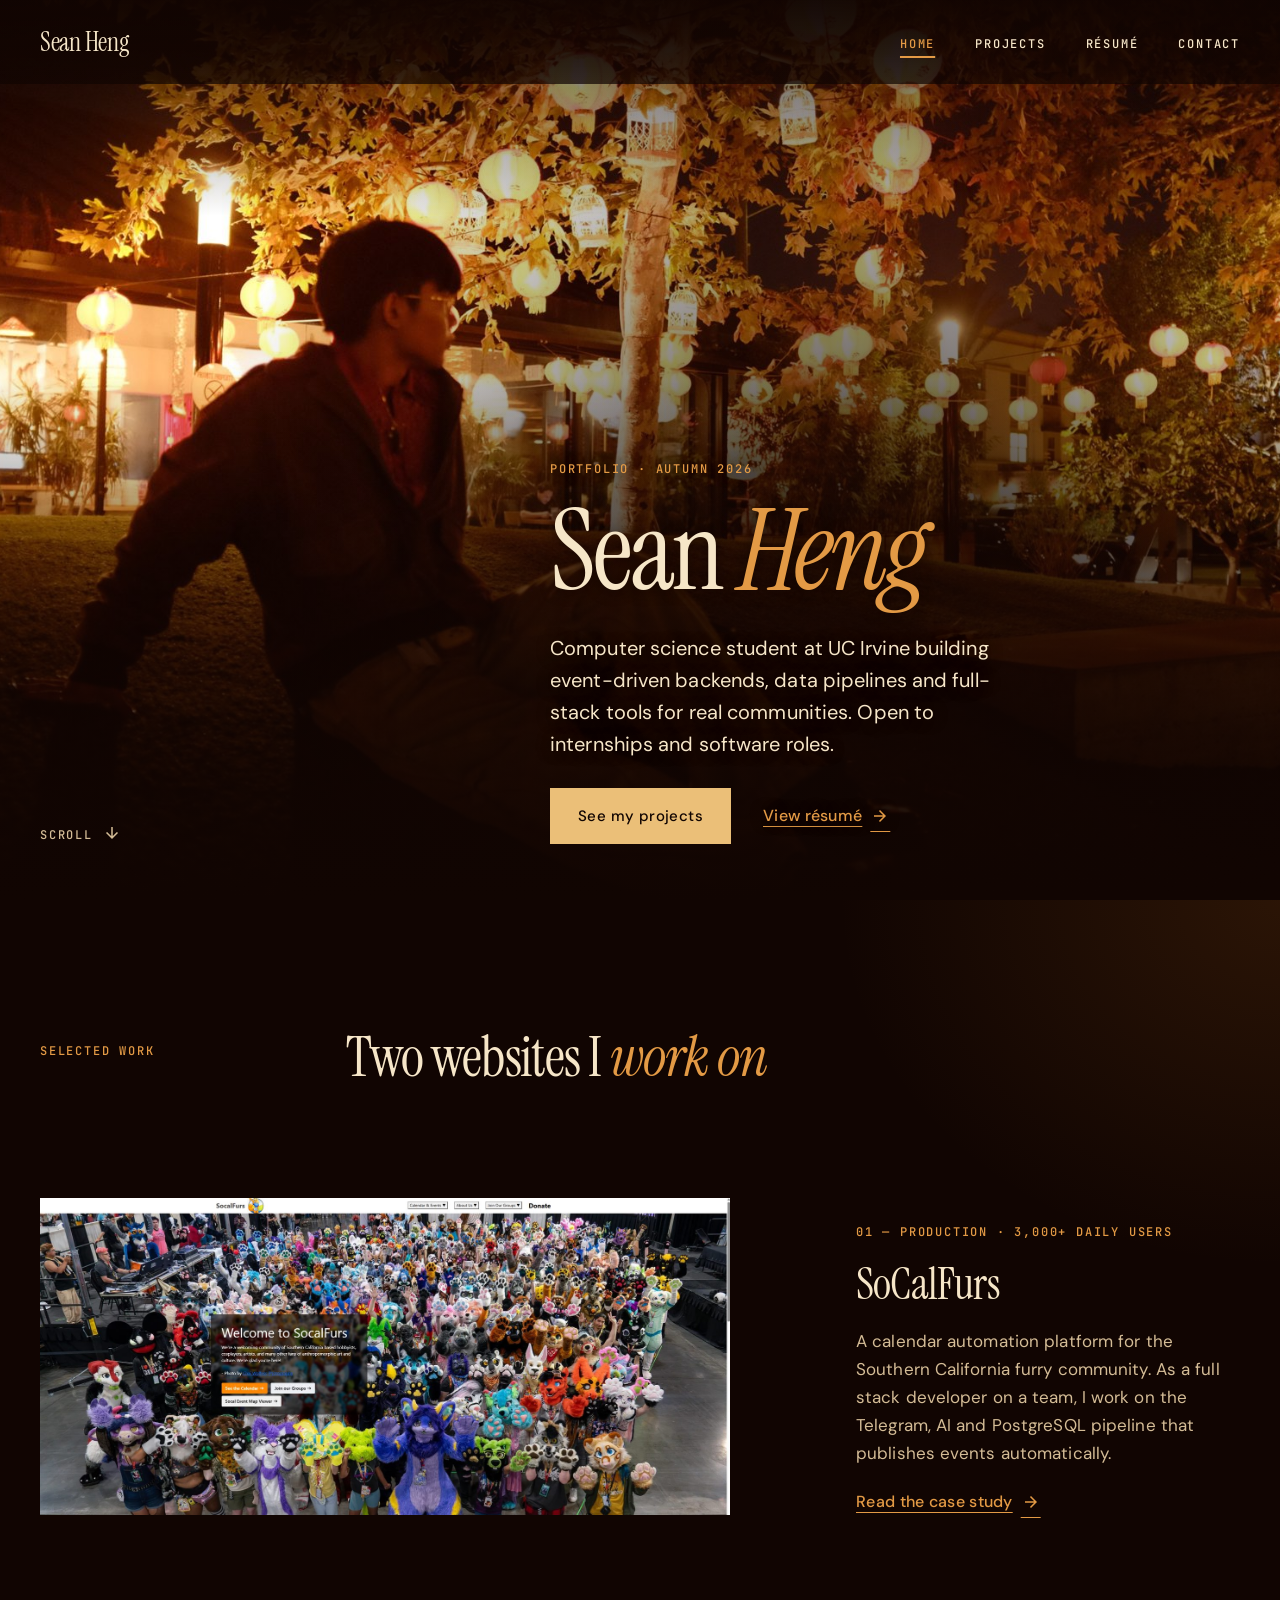
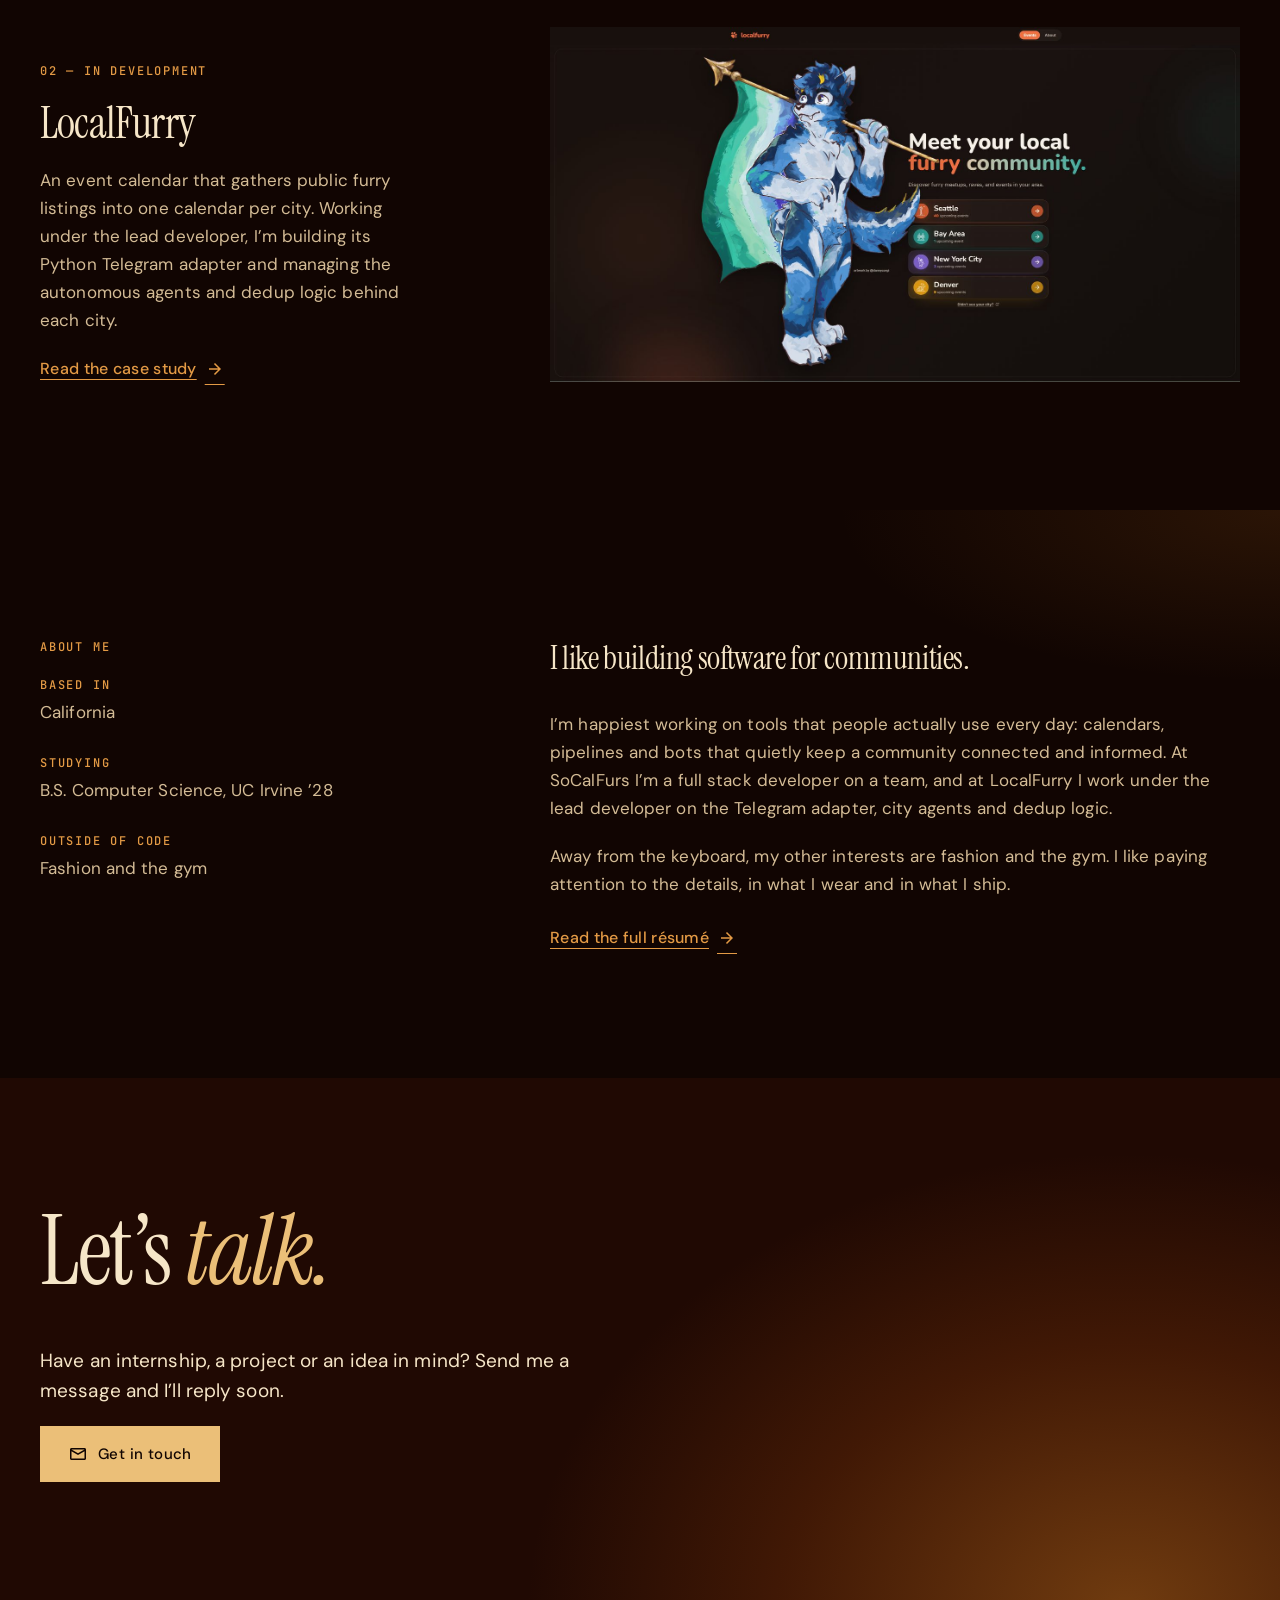
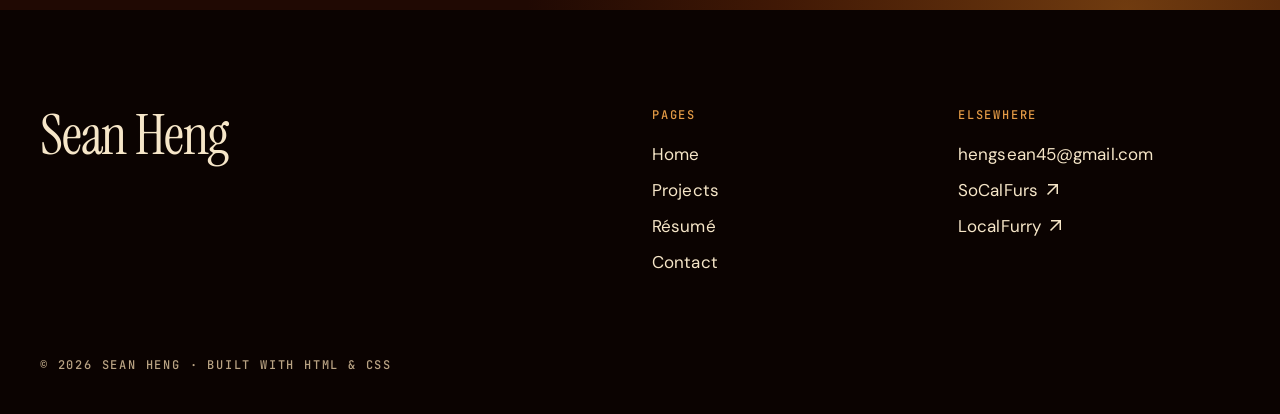
<file: index.html>
<!DOCTYPE html>
<html lang="en">

<!--
WRITTEN BY: Sean Heng
EMAIL: smheng@uci.edu
-->

<head>
  <meta charset="utf-8">
  <meta name="author" content="Sean Heng">
  <meta name="viewport" content="width=device-width, initial-scale=1">
  <title>Sean Heng | Portfolio</title>
  <meta name="description" content="Portfolio of Sean Heng, a UC Irvine computer science student building event-driven backends, data pipelines and full-stack tools.">

  <!-- Google Fonts (Instrument Serif, DM Sans, JetBrains Mono) + Google Material Symbols -->
  <link rel="preconnect" href="https://fonts.googleapis.com">
  <link rel="preconnect" href="https://fonts.gstatic.com" crossorigin>
  <link rel="stylesheet" href="https://fonts.googleapis.com/css2?family=DM+Sans:wght@400;500&family=Instrument+Serif:ital@0;1&family=JetBrains+Mono:wght@500&display=swap">
  <link rel="stylesheet" href="https://fonts.googleapis.com/css2?family=Material+Symbols+Outlined:opsz,wght,FILL,GRAD@20,400,0,0">
  <link rel="stylesheet" href="styles.css">
</head>
<body>
  <a class="skip-link" href="#main">Skip to content</a>

  <header class="site-header">
    <div class="wrap nav-wrap">
      <a class="brand" href="index.html">Sean Heng</a>

      <input type="checkbox" id="nav-toggle" class="nav-toggle" aria-label="Open navigation menu">
      <label for="nav-toggle" class="nav-btn"><span class="material-symbols-outlined" aria-hidden="true">menu</span></label>

      <nav class="site-nav" aria-label="Primary">
        <ul>
          <li><a href="index.html" aria-current="page">Home</a></li>
          <li><a href="projects.html">Projects</a></li>
          <li><a href="resume.html">Résumé</a></li>
          <li><a href="contact.html">Contact</a></li>
        </ul>
      </nav>
    </div>
  </header>

  <main id="main">
    <!-- HERO: the photo is the first screen; it fades into the page as you scroll -->
    <section class="hero" aria-labelledby="hero-title">
      <img class="hero-photo" src="images/photo.jpg" width="1600" height="1067"
           alt="Sean Heng seated on a lawn at night, glancing over his shoulder, beneath a tree hung with glowing paper lanterns.">

      <div class="hero-grid grid12">
        <a class="scroll-cue" href="#work">Scroll <span class="material-symbols-outlined" aria-hidden="true">arrow_downward</span></a>

        <div class="hero-copy">
          <span class="label">Portfolio · Autumn 2026</span>
          <h1 id="hero-title">Sean <em>Heng</em></h1>
          <p class="hero-lead">Computer science student at UC Irvine building event-driven backends, data pipelines and full-stack tools for real communities. Open to internships and software roles.</p>
          <div class="btn-row btn-row--tight">
            <a class="btn" href="projects.html">See my projects</a>
            <a class="arrow-link" href="resume.html">View résumé <span class="material-symbols-outlined" aria-hidden="true">arrow_forward</span></a>
          </div>
        </div>
      </div>
    </section>

    <!-- FEATURED WORK: the two websites -->
    <section class="section" id="work" aria-labelledby="work-title">
      <div class="wrap">
        <div class="grid12 work-head">
          <span class="label">Selected work</span>
          <h2 id="work-title">Two websites I <em>work on</em></h2>
        </div>

        <article class="work-item">
          <div class="work-shot">
            <img class="shot-img" src="images/socalfurs.jpg" width="1600" height="735" loading="lazy" alt="Screenshot of the SoCalFurs home page: a crowd of fursuiters waving at the camera behind a welcome message and buttons for the calendar and groups.">
          </div>
          <div class="work-copy">
            <span class="label">01 — Production · 3,000+ daily users</span>
            <h3>SoCalFurs</h3>
            <p>A calendar automation platform for the Southern California furry community. As a full stack developer on a team, I work on the Telegram, AI and PostgreSQL pipeline that publishes events automatically.</p>
            <a class="arrow-link" href="projects.html#website-one">Read the case study <span class="material-symbols-outlined" aria-hidden="true">arrow_forward</span></a>
          </div>
        </article>

        <article class="work-item">
          <div class="work-shot">
            <img class="shot-img" src="images/localfurry.jpg" width="1600" height="823" loading="lazy" alt="Screenshot of the LocalFurry home page: a blue wolf character holding a flag beside the headline “Meet your local furry community” and a list of city calendars.">
          </div>
          <div class="work-copy">
            <span class="label">02 — In development</span>
            <h3>LocalFurry</h3>
            <p>An event calendar that gathers public furry listings into one calendar per city. Working under the lead developer, I’m building its Python Telegram adapter and managing the autonomous agents and dedup logic behind each city.</p>
            <a class="arrow-link" href="projects.html#website-two">Read the case study <span class="material-symbols-outlined" aria-hidden="true">arrow_forward</span></a>
          </div>
        </article>
      </div>
    </section>

    <!-- ABOUT -->
    <section class="section" aria-labelledby="about-title">
      <div class="wrap grid12">
        <div class="about-facts">
          <h2 class="label" id="about-title">About me</h2>
          <dl>
            <div><dt>Based in</dt><dd>California</dd></div>
            <div><dt>Studying</dt><dd>B.S. Computer Science, UC Irvine ’28</dd></div>
            <div><dt>Outside of code</dt><dd>Fashion and the gym</dd></div>
          </dl>
        </div>
        <div class="about-body">
          <p class="lede">I like building software for communities.</p>
          <p>I’m happiest working on tools that people actually use every day: calendars, pipelines and bots that quietly keep a community connected and informed. At SoCalFurs I’m a full stack developer on a team, and at LocalFurry I work under the lead developer on the Telegram adapter, city agents and dedup logic.</p>
          <p>Away from the keyboard, my other interests are fashion and the gym. I like paying attention to the details, in what I wear and in what I ship.</p>
          <div class="btn-row btn-row--tight">
            <a class="arrow-link" href="resume.html">Read the full résumé <span class="material-symbols-outlined" aria-hidden="true">arrow_forward</span></a>
          </div>
        </div>
      </div>
    </section>

    <!-- CALL TO ACTION -->
    <section class="cta" aria-labelledby="cta-title">
      <div class="wrap grid12">
        <h2 id="cta-title">Let’s <em>talk.</em></h2>
        <div class="cta-side">
          <p>Have an internship, a project or an idea in mind? Send me a message and I’ll reply soon.</p>
          <a class="btn" href="contact.html"><span class="material-symbols-outlined" aria-hidden="true">mail</span>Get in touch</a>
        </div>
      </div>
    </section>
  </main>

  <footer class="site-footer">
    <div class="wrap">
      <div class="grid12">
        <p class="footer-name">Sean Heng</p>
        <nav class="footer-col" aria-label="Footer">
          <h2>Pages</h2>
          <ul>
            <li><a href="index.html">Home</a></li>
            <li><a href="projects.html">Projects</a></li>
            <li><a href="resume.html">Résumé</a></li>
            <li><a href="contact.html">Contact</a></li>
          </ul>
        </nav>
        <div class="footer-col">
          <h2>Elsewhere</h2>
          <ul>
            <li><a href="mailto:hengsean45@gmail.com">hengsean45@gmail.com</a></li>
            <li><a href="https://socalfurs.com" target="_blank" rel="noopener">SoCalFurs <span class="material-symbols-outlined" aria-hidden="true">arrow_outward</span></a></li>
            <li><a href="https://localfurry.com" target="_blank" rel="noopener">LocalFurry <span class="material-symbols-outlined" aria-hidden="true">arrow_outward</span></a></li>
          </ul>
        </div>
      </div>
      <p class="footer-bottom">© 2026 Sean Heng · Built with HTML &amp; CSS</p>
    </div>
  </footer>
</body>
</html>
</file>
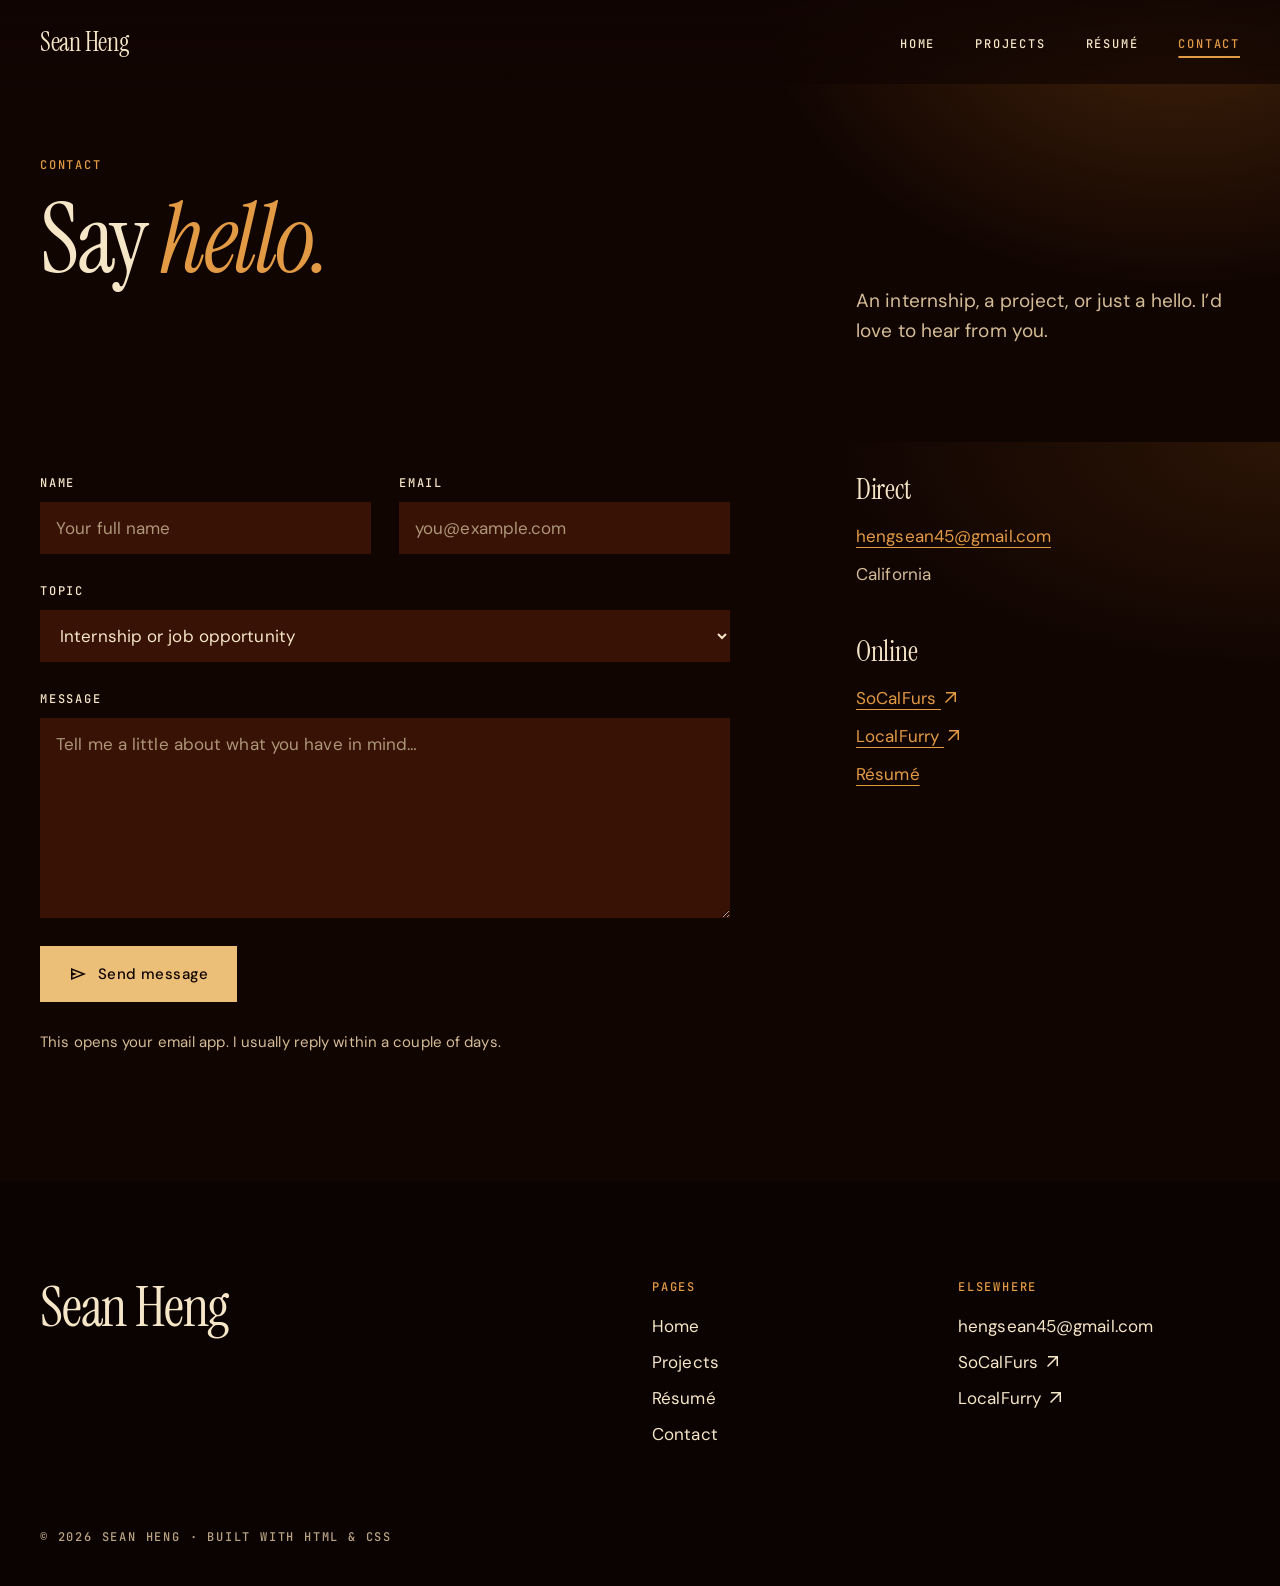
<file: contact.html>
<!DOCTYPE html>
<html lang="en">
<head>
  <meta charset="utf-8">
  <meta name="viewport" content="width=device-width, initial-scale=1">
  <title>Contact | Sean Heng</title>
  <meta name="description" content="Get in touch with Sean Heng about internships, software roles or projects.">
  <link rel="preconnect" href="https://fonts.googleapis.com">
  <link rel="preconnect" href="https://fonts.gstatic.com" crossorigin>
  <link rel="stylesheet" href="https://fonts.googleapis.com/css2?family=DM+Sans:wght@400;500&family=Instrument+Serif:ital@0;1&family=JetBrains+Mono:wght@500&display=swap">
  <link rel="stylesheet" href="https://fonts.googleapis.com/css2?family=Material+Symbols+Outlined:opsz,wght,FILL,GRAD@20,400,0,0">
  <link rel="stylesheet" href="styles.css">
</head>
<body>
  <a class="skip-link" href="#main">Skip to content</a>

  <header class="site-header">
    <div class="wrap nav-wrap">
      <a class="brand" href="index.html">Sean Heng</a>
      <input type="checkbox" id="nav-toggle" class="nav-toggle" aria-label="Open navigation menu">
      <label for="nav-toggle" class="nav-btn"><span class="material-symbols-outlined" aria-hidden="true">menu</span></label>
      <nav class="site-nav" aria-label="Primary">
        <ul>
          <li><a href="index.html">Home</a></li>
          <li><a href="projects.html">Projects</a></li>
          <li><a href="resume.html">Résumé</a></li>
          <li><a href="contact.html" aria-current="page">Contact</a></li>
        </ul>
      </nav>
    </div>
  </header>

  <main id="main">
    <section class="banner wrap" aria-labelledby="page-title">
      <div class="grid12">
        <span class="label">Contact</span>
        <h1 id="page-title">Say <em>hello.</em></h1>
        <p>An internship, a project, or just a hello. I’d love to hear from you.</p>
      </div>
    </section>

    <section class="section section--tight" aria-labelledby="form-title">
      <h2 class="sr-only" id="form-title">Send me a message</h2>
      <div class="wrap grid12">

        <!-- Contact form (HTML form) -->
        <form class="contact-form" action="mailto:hengsean45@gmail.com" method="post" enctype="text/plain">
          <div class="field-row">
            <div class="field">
              <label for="name">Name</label>
              <input type="text" id="name" name="name" autocomplete="name" placeholder="Your full name" required>
            </div>
            <div class="field">
              <label for="email">Email</label>
              <input type="email" id="email" name="email" autocomplete="email" placeholder="you@example.com" required>
            </div>
          </div>
          <div class="field">
            <label for="topic">Topic</label>
            <select id="topic" name="topic">
              <option selected>Internship or job opportunity</option>
              <option>Project collaboration</option>
              <option>Just saying hello</option>
            </select>
          </div>
          <div class="field">
            <label for="message">Message</label>
            <textarea id="message" name="message" placeholder="Tell me a little about what you have in mind…" required></textarea>
          </div>
          <div>
            <button class="btn" type="submit"><span class="material-symbols-outlined" aria-hidden="true">send</span>Send message</button>
          </div>
          <p class="form-note">This opens your email app. I usually reply within a couple of days.</p>
        </form>

        <aside class="contact-side" aria-label="Other ways to reach me">
          <h2>Direct</h2>
          <ul>
            <li><a href="mailto:hengsean45@gmail.com">hengsean45@gmail.com</a></li>
            <li>California</li>
          </ul>
          <h2>Online</h2>
          <ul>
            <li><a href="https://socalfurs.com" target="_blank" rel="noopener">SoCalFurs <span class="material-symbols-outlined" aria-hidden="true">arrow_outward</span></a></li>
            <li><a href="https://localfurry.com" target="_blank" rel="noopener">LocalFurry <span class="material-symbols-outlined" aria-hidden="true">arrow_outward</span></a></li>
            <li><a href="resume.html">Résumé</a></li>
          </ul>
        </aside>
      </div>
    </section>
  </main>

  <footer class="site-footer">
    <div class="wrap">
      <div class="grid12">
        <p class="footer-name">Sean Heng</p>
        <nav class="footer-col" aria-label="Footer">
          <h2>Pages</h2>
          <ul>
            <li><a href="index.html">Home</a></li>
            <li><a href="projects.html">Projects</a></li>
            <li><a href="resume.html">Résumé</a></li>
            <li><a href="contact.html">Contact</a></li>
          </ul>
        </nav>
        <div class="footer-col">
          <h2>Elsewhere</h2>
          <ul>
            <li><a href="mailto:hengsean45@gmail.com">hengsean45@gmail.com</a></li>
            <li><a href="https://socalfurs.com" target="_blank" rel="noopener">SoCalFurs <span class="material-symbols-outlined" aria-hidden="true">arrow_outward</span></a></li>
            <li><a href="https://localfurry.com" target="_blank" rel="noopener">LocalFurry <span class="material-symbols-outlined" aria-hidden="true">arrow_outward</span></a></li>
          </ul>
        </div>
      </div>
      <p class="footer-bottom">© 2026 Sean Heng · Built with HTML &amp; CSS</p>
    </div>
  </footer>
</body>
</html>
</file>
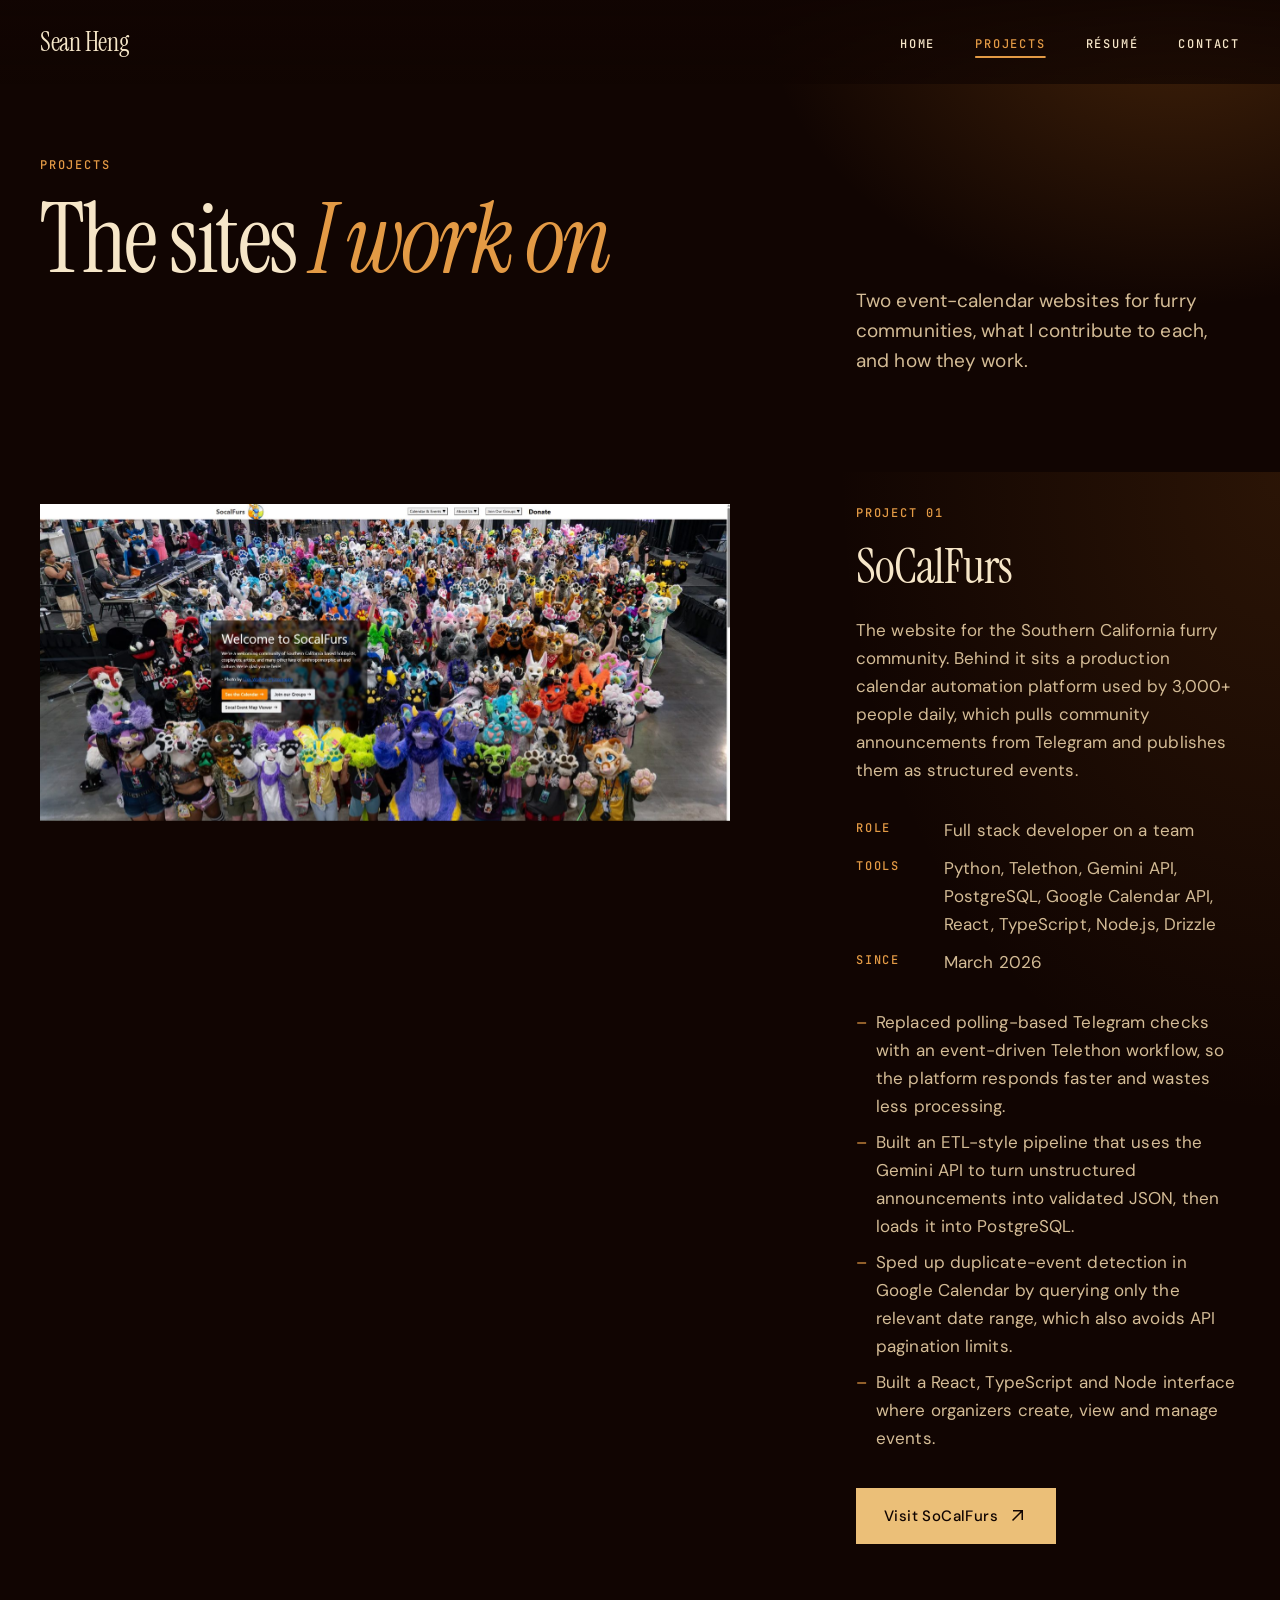
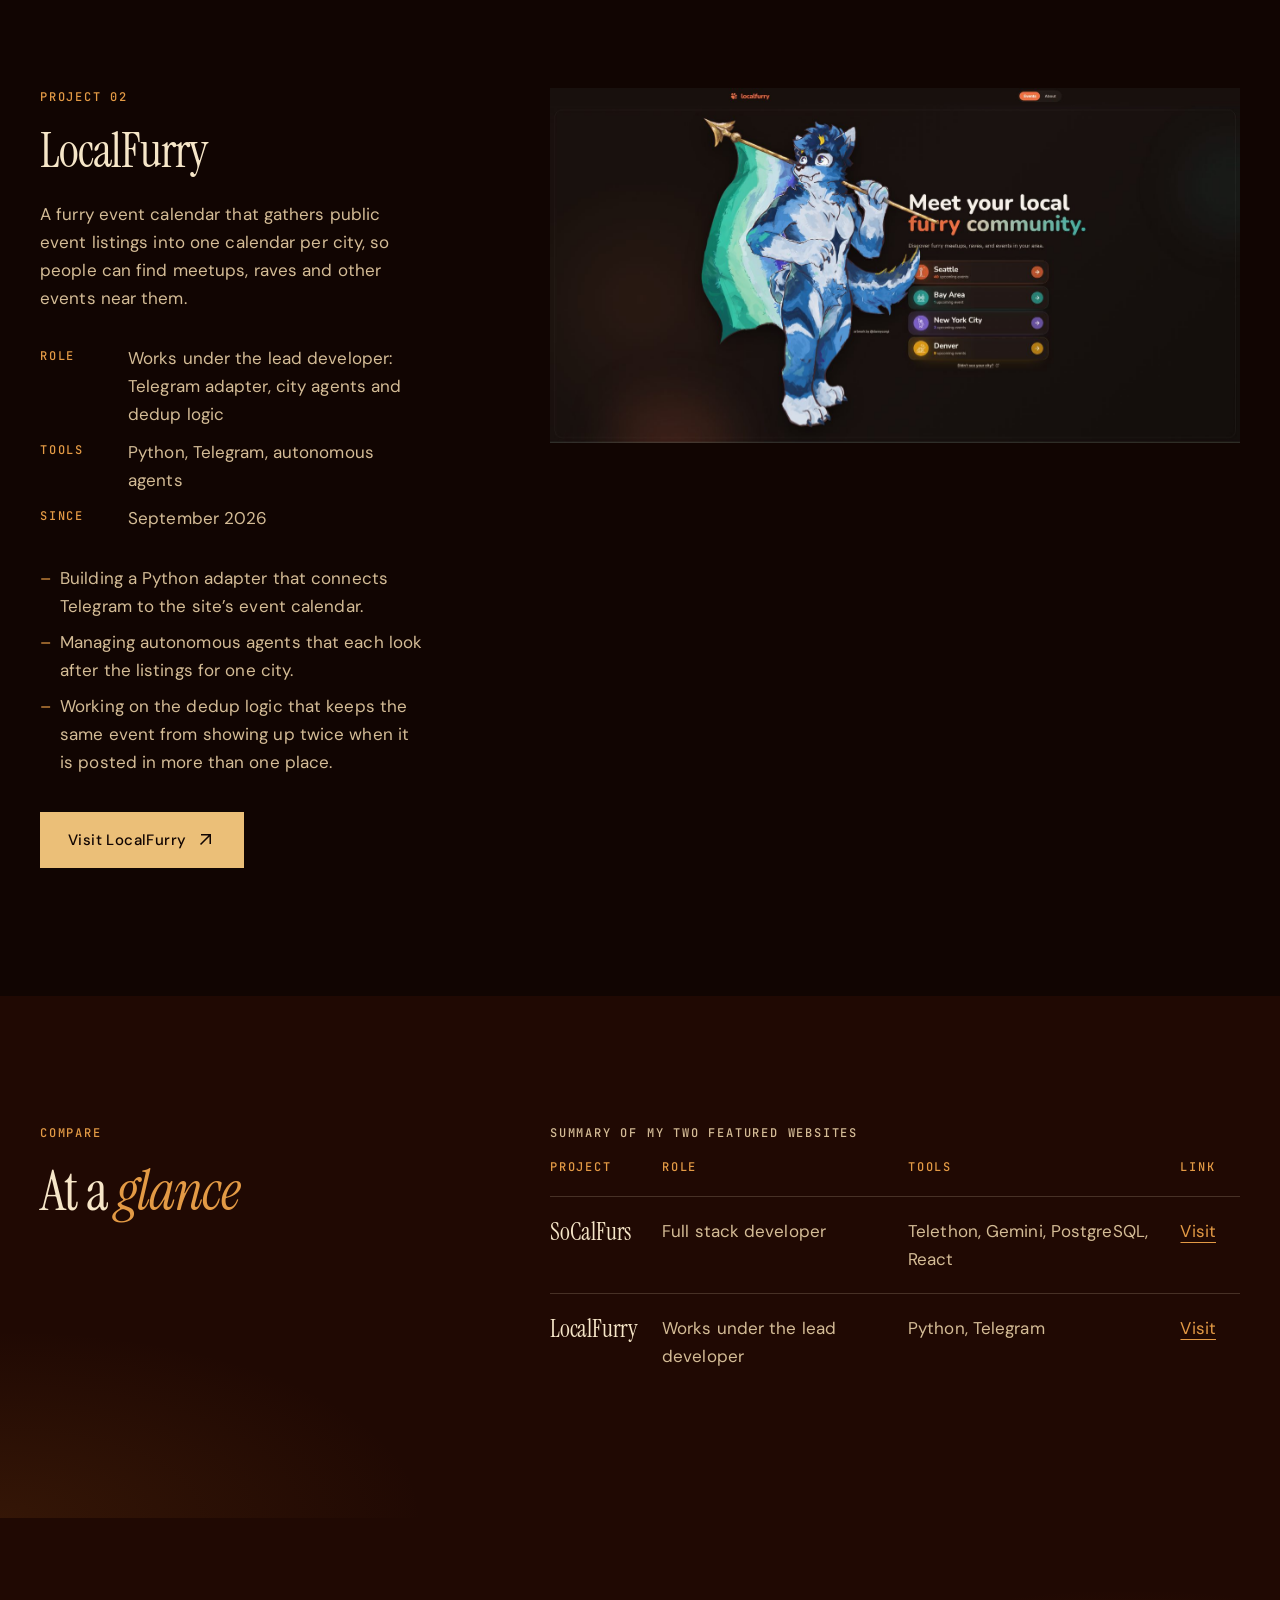
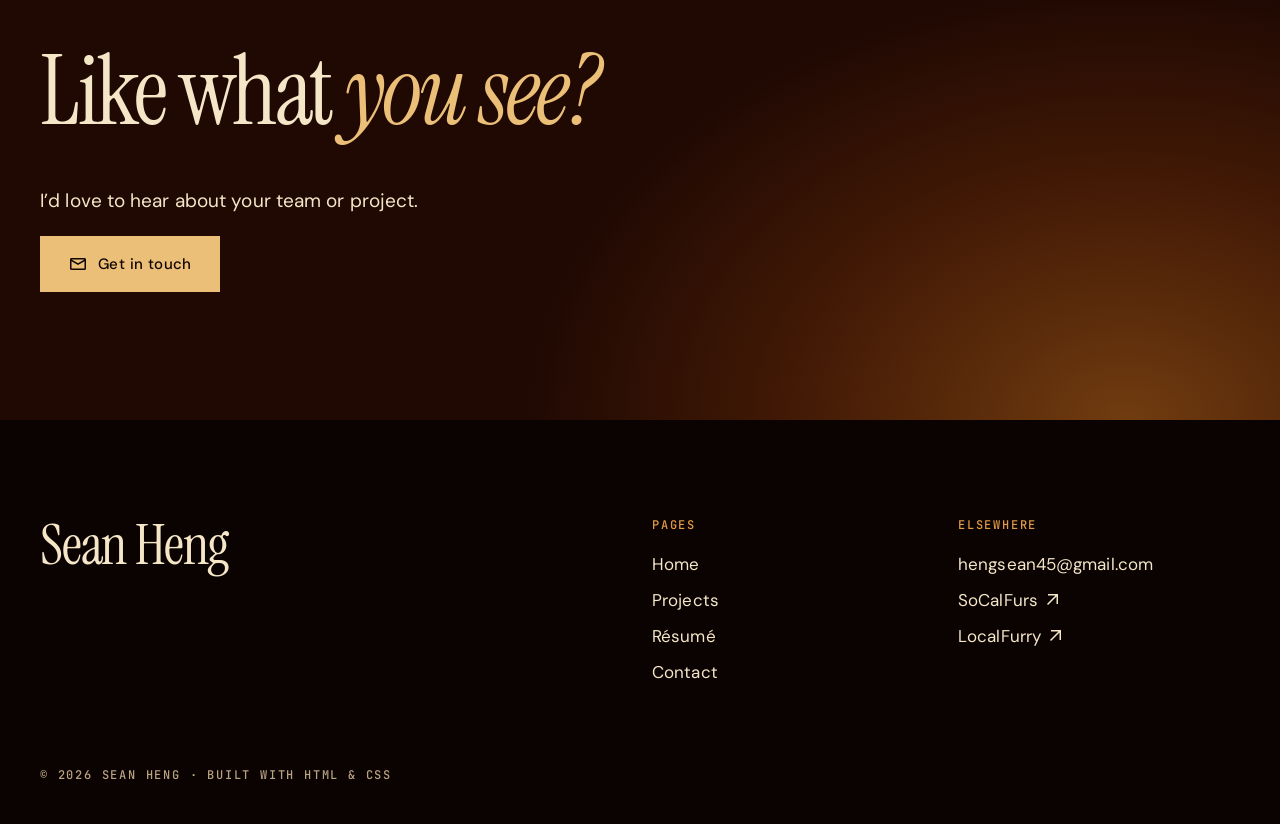
<file: projects.html>
<!DOCTYPE html>
<html lang="en">
<head>
  <meta charset="utf-8">
  <meta name="viewport" content="width=device-width, initial-scale=1">
  <title>Projects | Sean Heng</title>
  <meta name="description" content="Case studies of SoCalFurs and LocalFurry, two event-calendar websites Sean Heng works on.">
  <link rel="preconnect" href="https://fonts.googleapis.com">
  <link rel="preconnect" href="https://fonts.gstatic.com" crossorigin>
  <link rel="stylesheet" href="https://fonts.googleapis.com/css2?family=DM+Sans:wght@400;500&family=Instrument+Serif:ital@0;1&family=JetBrains+Mono:wght@500&display=swap">
  <link rel="stylesheet" href="https://fonts.googleapis.com/css2?family=Material+Symbols+Outlined:opsz,wght,FILL,GRAD@20,400,0,0">
  <link rel="stylesheet" href="styles.css">
</head>
<body>
  <a class="skip-link" href="#main">Skip to content</a>

  <header class="site-header">
    <div class="wrap nav-wrap">
      <a class="brand" href="index.html">Sean Heng</a>
      <input type="checkbox" id="nav-toggle" class="nav-toggle" aria-label="Open navigation menu">
      <label for="nav-toggle" class="nav-btn"><span class="material-symbols-outlined" aria-hidden="true">menu</span></label>
      <nav class="site-nav" aria-label="Primary">
        <ul>
          <li><a href="index.html">Home</a></li>
          <li><a href="projects.html" aria-current="page">Projects</a></li>
          <li><a href="resume.html">Résumé</a></li>
          <li><a href="contact.html">Contact</a></li>
        </ul>
      </nav>
    </div>
  </header>

  <main id="main">
    <section class="banner wrap" aria-labelledby="page-title">
      <div class="grid12">
        <span class="label">Projects</span>
        <h1 id="page-title">The sites <em>I work on</em></h1>
        <p>Two event-calendar websites for furry communities, what I contribute to each, and how they work.</p>
      </div>
    </section>

    <section class="section section--tight" aria-label="Project case studies">
      <div class="wrap">

        <article class="case" id="website-one">
          <div class="work-shot">
            <img class="shot-img" src="images/socalfurs.jpg" width="1600" height="735" loading="lazy" alt="Screenshot of the SoCalFurs home page: a crowd of fursuiters waving at the camera behind a welcome message and buttons for the calendar and groups.">
          </div>
          <div class="case-copy">
            <span class="label">Project 01</span>
            <h2>SoCalFurs</h2>
            <p>The website for the Southern California furry community. Behind it sits a production calendar automation platform used by 3,000+ people daily, which pulls community announcements from Telegram and publishes them as structured events.</p>
            <dl class="spec">
              <dt>Role</dt><dd>Full stack developer on a team</dd>
              <dt>Tools</dt><dd>Python, Telethon, Gemini API, PostgreSQL, Google Calendar API, React, TypeScript, Node.js, Drizzle</dd>
              <dt>Since</dt><dd>March 2026</dd>
            </dl>
            <ul>
              <li>Replaced polling-based Telegram checks with an event-driven Telethon workflow, so the platform responds faster and wastes less processing.</li>
              <li>Built an ETL-style pipeline that uses the Gemini API to turn unstructured announcements into validated JSON, then loads it into PostgreSQL.</li>
              <li>Sped up duplicate-event detection in Google Calendar by querying only the relevant date range, which also avoids API pagination limits.</li>
              <li>Built a React, TypeScript and Node interface where organizers create, view and manage events.</li>
            </ul>
            <div class="btn-row">
              <a class="btn" href="https://socalfurs.com" target="_blank" rel="noopener">Visit SoCalFurs <span class="material-symbols-outlined" aria-hidden="true">arrow_outward</span></a>
            </div>
          </div>
        </article>

        <article class="case" id="website-two">
          <div class="work-shot">
            <img class="shot-img" src="images/localfurry.jpg" width="1600" height="823" loading="lazy" alt="Screenshot of the LocalFurry home page: a blue wolf character holding a flag beside the headline “Meet your local furry community” and a list of city calendars.">
          </div>
          <div class="case-copy">
            <span class="label">Project 02</span>
            <h2>LocalFurry</h2>
            <p>A furry event calendar that gathers public event listings into one calendar per city, so people can find meetups, raves and other events near them.</p>
            <dl class="spec">
              <dt>Role</dt><dd>Works under the lead developer: Telegram adapter, city agents and dedup logic</dd>
              <dt>Tools</dt><dd>Python, Telegram, autonomous agents</dd>
              <dt>Since</dt><dd>September 2026</dd>
            </dl>
            <ul>
              <li>Building a Python adapter that connects Telegram to the site’s event calendar.</li>
              <li>Managing autonomous agents that each look after the listings for one city.</li>
              <li>Working on the dedup logic that keeps the same event from showing up twice when it is posted in more than one place.</li>
            </ul>
            <div class="btn-row">
              <a class="btn" href="https://localfurry.com" target="_blank" rel="noopener">Visit LocalFurry <span class="material-symbols-outlined" aria-hidden="true">arrow_outward</span></a>
            </div>
          </div>
        </article>
      </div>
    </section>

    <section class="section band" aria-labelledby="glance-title">
      <div class="wrap grid12">
        <div class="services-title">
          <span class="label">Compare</span>
          <h2 id="glance-title">At a <em>glance</em></h2>
        </div>
        <div class="services-list">
          <div class="table-scroll table-scroll--flush" tabindex="0" role="region" aria-labelledby="glance-caption">
            <table>
              <caption id="glance-caption">Summary of my two featured websites</caption>
              <thead>
                <tr><th scope="col" id="glance-project">Project</th><th scope="col" id="glance-role">Role</th><th scope="col" id="glance-tools">Tools</th><th scope="col" id="glance-link">Link</th></tr>
              </thead>
              <tbody>
                <tr><th scope="row" id="glance-socalfurs" headers="glance-project">SoCalFurs</th><td headers="glance-role glance-socalfurs">Full stack developer</td><td headers="glance-tools glance-socalfurs">Telethon, Gemini, PostgreSQL, React</td><td headers="glance-link glance-socalfurs"><a href="https://socalfurs.com" target="_blank" rel="noopener">Visit</a></td></tr>
                <tr><th scope="row" id="glance-localfurry" headers="glance-project">LocalFurry</th><td headers="glance-role glance-localfurry">Works under the lead developer</td><td headers="glance-tools glance-localfurry">Python, Telegram</td><td headers="glance-link glance-localfurry"><a href="https://localfurry.com" target="_blank" rel="noopener">Visit</a></td></tr>
              </tbody>
            </table>
          </div>
        </div>
      </div>
    </section>

    <section class="cta" aria-labelledby="cta-title">
      <div class="wrap grid12">
        <h2 id="cta-title">Like what <em>you see?</em></h2>
        <div class="cta-side">
          <p>I’d love to hear about your team or project.</p>
          <a class="btn" href="contact.html"><span class="material-symbols-outlined" aria-hidden="true">mail</span>Get in touch</a>
        </div>
      </div>
    </section>
  </main>

  <footer class="site-footer">
    <div class="wrap">
      <div class="grid12">
        <p class="footer-name">Sean Heng</p>
        <nav class="footer-col" aria-label="Footer">
          <h2>Pages</h2>
          <ul>
            <li><a href="index.html">Home</a></li>
            <li><a href="projects.html">Projects</a></li>
            <li><a href="resume.html">Résumé</a></li>
            <li><a href="contact.html">Contact</a></li>
          </ul>
        </nav>
        <div class="footer-col">
          <h2>Elsewhere</h2>
          <ul>
            <li><a href="mailto:hengsean45@gmail.com">hengsean45@gmail.com</a></li>
            <li><a href="https://socalfurs.com" target="_blank" rel="noopener">SoCalFurs <span class="material-symbols-outlined" aria-hidden="true">arrow_outward</span></a></li>
            <li><a href="https://localfurry.com" target="_blank" rel="noopener">LocalFurry <span class="material-symbols-outlined" aria-hidden="true">arrow_outward</span></a></li>
          </ul>
        </div>
      </div>
      <p class="footer-bottom">© 2026 Sean Heng · Built with HTML &amp; CSS</p>
    </div>
  </footer>
</body>
</html>
</file>
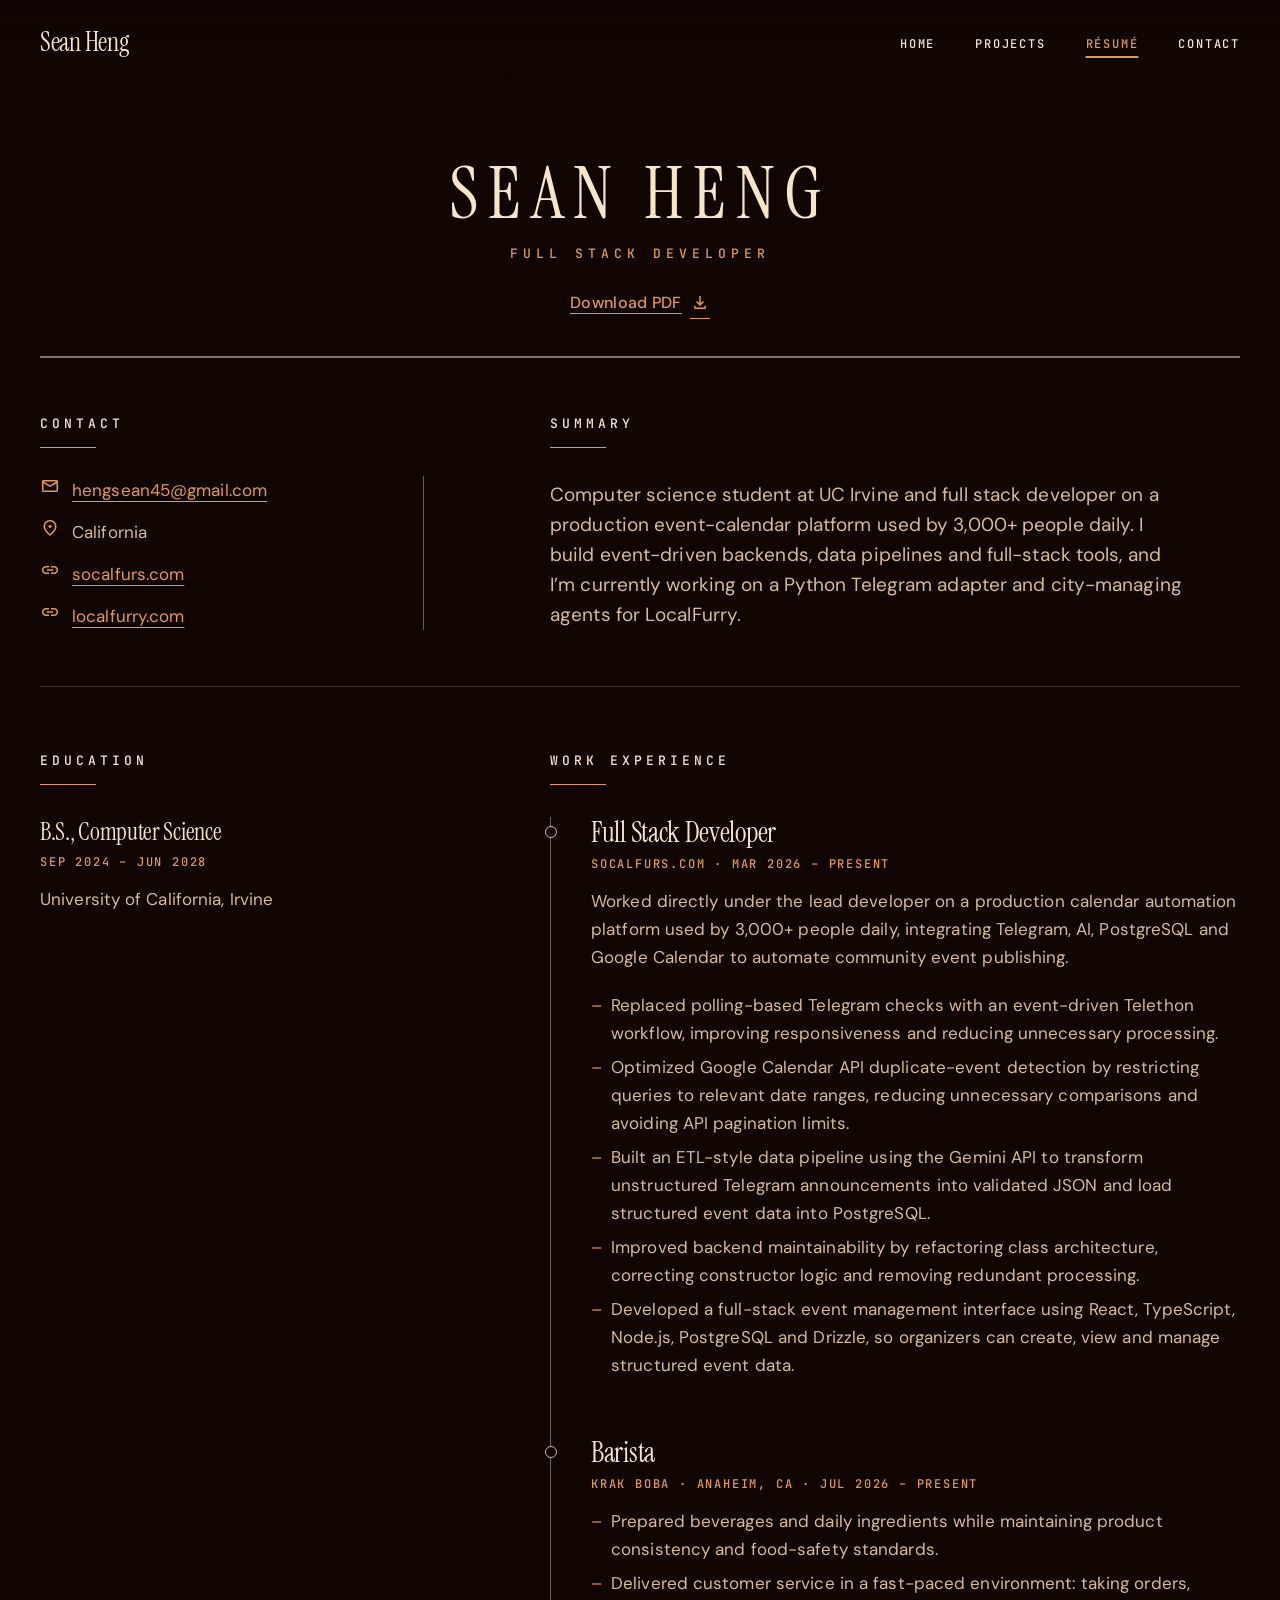
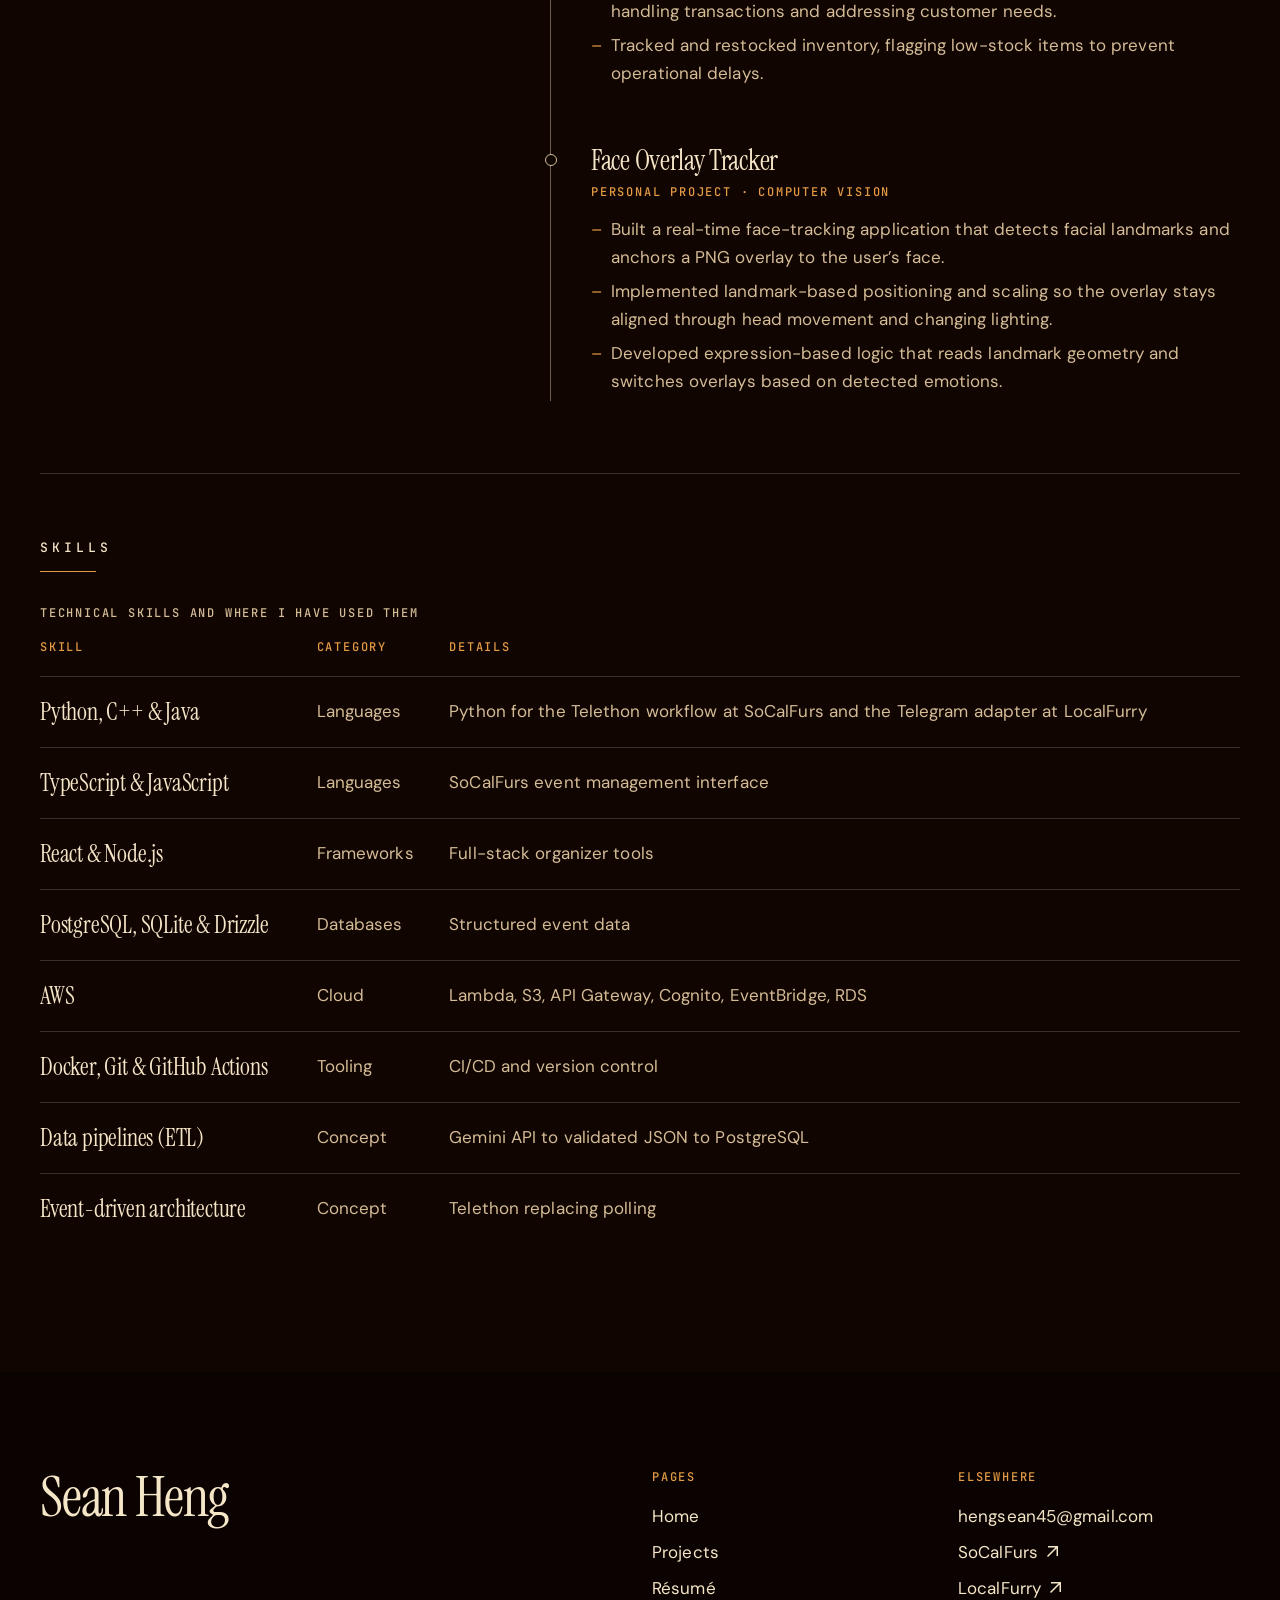
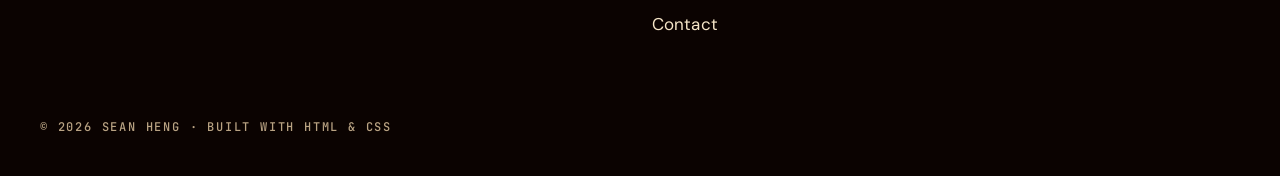
<file: resume.html>
<!DOCTYPE html>
<html lang="en">
<head>
  <meta charset="utf-8">
  <meta name="viewport" content="width=device-width, initial-scale=1">
  <title>Résumé | Sean Heng</title>
  <meta name="description" content="Education, experience and skills of Sean Heng, UC Irvine computer science student.">
  <link rel="preconnect" href="https://fonts.googleapis.com">
  <link rel="preconnect" href="https://fonts.gstatic.com" crossorigin>
  <link rel="stylesheet" href="https://fonts.googleapis.com/css2?family=DM+Sans:wght@400;500&family=Instrument+Serif:ital@0;1&family=JetBrains+Mono:wght@500&display=swap">
  <link rel="stylesheet" href="https://fonts.googleapis.com/css2?family=Material+Symbols+Outlined:opsz,wght,FILL,GRAD@20,400,0,0">
  <link rel="stylesheet" href="styles.css">
</head>
<body>
  <a class="skip-link" href="#main">Skip to content</a>

  <header class="site-header">
    <div class="wrap nav-wrap">
      <a class="brand" href="index.html">Sean Heng</a>
      <input type="checkbox" id="nav-toggle" class="nav-toggle" aria-label="Open navigation menu">
      <label for="nav-toggle" class="nav-btn"><span class="material-symbols-outlined" aria-hidden="true">menu</span></label>
      <nav class="site-nav" aria-label="Primary">
        <ul>
          <li><a href="index.html">Home</a></li>
          <li><a href="projects.html">Projects</a></li>
          <li><a href="resume.html" aria-current="page">Résumé</a></li>
          <li><a href="contact.html">Contact</a></li>
        </ul>
      </nav>
    </div>
  </header>

  <main id="main">

    <!-- NAME HEADER -->
    <section class="cv-head wrap" aria-labelledby="page-title">
      <h1 id="page-title">Sean Heng</h1>
      <p class="cv-title">Full Stack Developer</p>
      <a class="arrow-link" href="resume.pdf" download>Download PDF <span class="material-symbols-outlined" aria-hidden="true">download</span></a>
    </section>

    <!-- CONTACT + SUMMARY -->
    <section class="cv-top wrap grid12" aria-label="Contact and summary">
      <aside class="cv-contact" aria-labelledby="contact-title">
        <h2 class="cv-h" id="contact-title">Contact</h2>
        <ul class="contact-list">
          <li><span class="material-symbols-outlined" aria-hidden="true">mail</span><a href="mailto:hengsean45@gmail.com">hengsean45@gmail.com</a></li>
          <li><span class="material-symbols-outlined" aria-hidden="true">location_on</span>California</li>
          <li><span class="material-symbols-outlined" aria-hidden="true">link</span><a href="https://socalfurs.com" target="_blank" rel="noopener">socalfurs.com</a></li>
          <li><span class="material-symbols-outlined" aria-hidden="true">link</span><a href="https://localfurry.com" target="_blank" rel="noopener">localfurry.com</a></li>
        </ul>
      </aside>
      <div class="cv-summary">
        <h2 class="cv-h">Summary</h2>
        <p>Computer science student at UC Irvine and full stack developer on a production event-calendar platform used by 3,000+ people daily. I build event-driven backends, data pipelines and full-stack tools, and I’m currently working on a Python Telegram adapter and city-managing agents for LocalFurry.</p>
      </div>
    </section>

    <!-- EDUCATION + EXPERIENCE -->
    <section class="cv-cols wrap grid12" aria-label="Education and experience">
      <div class="cv-edu">
        <h2 class="cv-h">Education</h2>
        <article class="cv-job">
          <h3>B.S., Computer Science</h3>
          <p class="meta">Sep 2024 – Jun 2028</p>
          <p>University of California, Irvine</p>
        </article>
      </div>

      <div class="cv-exp">
        <h2 class="cv-h">Work experience</h2>
        <div class="cv-line">
          <article class="cv-job">
            <h3>Full Stack Developer</h3>
            <p class="meta">socalfurs.com · Mar 2026 – Present</p>
            <p>Worked directly under the lead developer on a production calendar automation platform used by 3,000+ people daily, integrating Telegram, AI, PostgreSQL and Google Calendar to automate community event publishing.</p>
            <ul>
              <li>Replaced polling-based Telegram checks with an event-driven Telethon workflow, improving responsiveness and reducing unnecessary processing.</li>
              <li>Optimized Google Calendar API duplicate-event detection by restricting queries to relevant date ranges, reducing unnecessary comparisons and avoiding API pagination limits.</li>
              <li>Built an ETL-style data pipeline using the Gemini API to transform unstructured Telegram announcements into validated JSON and load structured event data into PostgreSQL.</li>
              <li>Improved backend maintainability by refactoring class architecture, correcting constructor logic and removing redundant processing.</li>
              <li>Developed a full-stack event management interface using React, TypeScript, Node.js, PostgreSQL and Drizzle, so organizers can create, view and manage structured event data.</li>
            </ul>
          </article>

          <article class="cv-job">
            <h3>Barista</h3>
            <p class="meta">Krak Boba · Anaheim, CA · Jul 2026 – Present</p>
            <ul>
              <li>Prepared beverages and daily ingredients while maintaining product consistency and food-safety standards.</li>
              <li>Delivered customer service in a fast-paced environment: taking orders, handling transactions and addressing customer needs.</li>
              <li>Tracked and restocked inventory, flagging low-stock items to prevent operational delays.</li>
            </ul>
          </article>

          <article class="cv-job">
            <h3>Face Overlay Tracker</h3>
            <p class="meta">Personal project · Computer vision</p>
            <ul>
              <li>Built a real-time face-tracking application that detects facial landmarks and anchors a PNG overlay to the user’s face.</li>
              <li>Implemented landmark-based positioning and scaling so the overlay stays aligned through head movement and changing lighting.</li>
              <li>Developed expression-based logic that reads landmark geometry and switches overlays based on detected emotions.</li>
            </ul>
          </article>
        </div>
      </div>
    </section>

    <!-- SKILLS (kept at the bottom) -->
    <section class="cv-skills wrap" aria-labelledby="skills-title">
      <h2 class="cv-h" id="skills-title">Skills</h2>
      <div class="table-scroll table-scroll--flush" tabindex="0" role="region" aria-labelledby="skills-caption">
        <table>
          <caption id="skills-caption">Technical skills and where I have used them</caption>
          <thead>
            <tr><th scope="col" id="skill-skill">Skill</th><th scope="col" id="skill-category">Category</th><th scope="col" id="skill-details">Details</th></tr>
          </thead>
          <tbody>
            <tr><th scope="row" id="skill-python-c-java" headers="skill-skill">Python, C++ &amp; Java</th><td headers="skill-category skill-python-c-java">Languages</td><td headers="skill-details skill-python-c-java">Python for the Telethon workflow at SoCalFurs and the Telegram adapter at LocalFurry</td></tr>
            <tr><th scope="row" id="skill-typescript-javascript" headers="skill-skill">TypeScript &amp; JavaScript</th><td headers="skill-category skill-typescript-javascript">Languages</td><td headers="skill-details skill-typescript-javascript">SoCalFurs event management interface</td></tr>
            <tr><th scope="row" id="skill-react-node-js" headers="skill-skill">React &amp; Node.js</th><td headers="skill-category skill-react-node-js">Frameworks</td><td headers="skill-details skill-react-node-js">Full-stack organizer tools</td></tr>
            <tr><th scope="row" id="skill-postgresql-sqlite-drizzle" headers="skill-skill">PostgreSQL, SQLite &amp; Drizzle</th><td headers="skill-category skill-postgresql-sqlite-drizzle">Databases</td><td headers="skill-details skill-postgresql-sqlite-drizzle">Structured event data</td></tr>
            <tr><th scope="row" id="skill-aws" headers="skill-skill">AWS</th><td headers="skill-category skill-aws">Cloud</td><td headers="skill-details skill-aws">Lambda, S3, API Gateway, Cognito, EventBridge, RDS</td></tr>
            <tr><th scope="row" id="skill-docker-git-github-actions" headers="skill-skill">Docker, Git &amp; GitHub Actions</th><td headers="skill-category skill-docker-git-github-actions">Tooling</td><td headers="skill-details skill-docker-git-github-actions">CI/CD and version control</td></tr>
            <tr><th scope="row" id="skill-data-pipelines-etl" headers="skill-skill">Data pipelines (ETL)</th><td headers="skill-category skill-data-pipelines-etl">Concept</td><td headers="skill-details skill-data-pipelines-etl">Gemini API to validated JSON to PostgreSQL</td></tr>
            <tr><th scope="row" id="skill-event-driven-architecture" headers="skill-skill">Event-driven architecture</th><td headers="skill-category skill-event-driven-architecture">Concept</td><td headers="skill-details skill-event-driven-architecture">Telethon replacing polling</td></tr>
          </tbody>
        </table>
      </div>
    </section>
  </main>

  <footer class="site-footer">
    <div class="wrap">
      <div class="grid12">
        <p class="footer-name">Sean Heng</p>
        <nav class="footer-col" aria-label="Footer">
          <h2>Pages</h2>
          <ul>
            <li><a href="index.html">Home</a></li>
            <li><a href="projects.html">Projects</a></li>
            <li><a href="resume.html">Résumé</a></li>
            <li><a href="contact.html">Contact</a></li>
          </ul>
        </nav>
        <div class="footer-col">
          <h2>Elsewhere</h2>
          <ul>
            <li><a href="mailto:hengsean45@gmail.com">hengsean45@gmail.com</a></li>
            <li><a href="https://socalfurs.com" target="_blank" rel="noopener">SoCalFurs <span class="material-symbols-outlined" aria-hidden="true">arrow_outward</span></a></li>
            <li><a href="https://localfurry.com" target="_blank" rel="noopener">LocalFurry <span class="material-symbols-outlined" aria-hidden="true">arrow_outward</span></a></li>
          </ul>
        </div>
      </div>
      <p class="footer-bottom">© 2026 Sean Heng · Built with HTML &amp; CSS</p>
    </div>
  </footer>
</body>
</html>
</file>
<file: styles.css>
/* ==========================================================
   Base: tokens, reset, layout, header, footer, buttons, shared components
   ========================================================== */

:root {
  --night: #110502;
  --night-2: #200903;
  --umber: #381204;
  --rust: #8C3C0A;
  --amber: #B2651A;
  --glow: #E39A45;
  --lantern: #EBBF78;
  --cream: #F6E6C8;
  --cream-soft: #D4BC96;
  --rule: rgba(246, 230, 200, 0.18);

  --serif: "Instrument Serif", "Times New Roman", Georgia, serif;
  --sans: "DM Sans", "Helvetica Neue", Arial, sans-serif;
  --mono: "JetBrains Mono", "Courier New", monospace;

  --wrap: 1200px;
  --gap: 24px;
}

*, *::before, *::after { box-sizing: border-box; }

html { scroll-behavior: smooth; scroll-padding-top: 108px; background: var(--night); }

body {
  margin: 0;
  background: var(--night);
  color: var(--cream);
  font: 400 17px/28px var(--sans);
  letter-spacing: 0.1px;
}

img { max-width: 100%; display: block; }

p { margin: 0 0 20px; color: var(--cream-soft); }

ul { margin: 0; padding: 0; list-style: none; }

h1, h2, h3 { font-family: var(--serif); font-weight: 400; margin: 0; color: var(--cream); }

h1 { font-size: 112px; line-height: 106px; letter-spacing: -3px; }

h2 { font-size: 56px; line-height: 58px; letter-spacing: -1.2px; }

h3 { font-size: 32px; line-height: 36px; letter-spacing: -0.4px; }

h1 em, h2 em { font-style: italic; color: var(--glow); }

a { color: var(--glow); text-decoration-thickness: 1px; text-underline-offset: 5px; }

a:hover { color: var(--lantern); }

:focus-visible { outline: 2px solid var(--lantern); outline-offset: 3px; }

.material-symbols-outlined { font-size: 20px; vertical-align: -4px; }

.label {
  display: block;
  font: 500 12px/18px var(--mono);
  letter-spacing: 1.8px;
  text-transform: uppercase;
  color: var(--glow);
  margin-bottom: 20px;
}

.skip-link { position: absolute; left: 24px; top: -80px; z-index: 100; background: var(--lantern); color: var(--night); padding: 12px 20px; }

.skip-link:focus { top: 16px; }

/* Layout ----------------------------------------------------- */
.wrap { width: min(var(--wrap), 100% - 48px); margin-inline: auto; }

.grid12 { display: grid; grid-template-columns: repeat(12, minmax(0, 1fr)); column-gap: var(--gap); }

/* Each section carries a faint lantern halo in one corner (gradient 2) */
.section {
  padding: 128px 0;
  background: radial-gradient(48% 42% at 100% 0%, rgba(178, 101, 26, 0.16), transparent 72%);
}

/* Links + buttons -------------------------------------------- */
.arrow-link {
  font: 500 16px/24px var(--sans); letter-spacing: 0.3px;
  display: inline-flex; align-items: center; gap: 8px;
}

.btn {
  display: inline-flex; align-items: center; gap: 10px;
  padding: 16px 28px; border: 0; border-radius: 0; cursor: pointer;
  background: var(--lantern); color: var(--night);
  font: 500 15px/24px var(--sans); letter-spacing: 0.4px; text-decoration: none;
}

.btn:hover { background: var(--cream); color: var(--night); }

.btn-row { display: flex; flex-wrap: wrap; align-items: center; gap: 20px 32px; margin-top: 36px; }

/* Header: dark at the top, easing out toward the bottom so the photo shows through */
.site-header {
  position: sticky; top: 0; z-index: 60;
  margin-bottom: -84px;
  background: linear-gradient(to bottom, rgba(17, 5, 2, 0.92) 0%, rgba(17, 5, 2, 0.72) 100%);
}

.nav-wrap { display: flex; align-items: center; justify-content: space-between; height: 84px; }

.brand { font: 400 26px/32px var(--serif); letter-spacing: -0.3px; text-decoration: none; color: var(--cream); }

.brand:hover { color: var(--lantern); }

.site-nav ul { display: flex; gap: 40px; }

.site-nav a {
  font: 500 12px/18px var(--mono); letter-spacing: 1.8px; text-transform: uppercase;
  text-decoration: none; padding: 8px 0; color: var(--cream);
}

.site-nav a:hover { color: var(--lantern); }

/* Current page: colour AND underline, on every screen size */
.site-nav a[aria-current="page"] { color: var(--glow); text-decoration: underline; text-decoration-thickness: 2px; text-underline-offset: 8px; }

/* CSS-only mobile menu (checkbox hack, no JavaScript) */
.nav-toggle { position: absolute; top: 0; left: 0; width: 1px; height: 1px; margin: 0; opacity: 0; pointer-events: none; }

.nav-btn { display: none; align-items: center; justify-content: center; width: 48px; height: 48px; color: var(--cream); cursor: pointer; margin-right: -12px; }

.nav-toggle:focus-visible + .nav-btn { outline: 2px solid var(--lantern); }

.sr-only { position: absolute; width: 1px; height: 1px; overflow: hidden; clip-path: inset(50%); white-space: nowrap; }

.work-item { display: grid; grid-template-columns: repeat(12, minmax(0, 1fr)); column-gap: var(--gap); align-items: end; margin-top: 112px; }

.work-shot { grid-column: 1 / 8; grid-row: 1; margin: 0; }

.work-copy { grid-column: 9 / 13; grid-row: 1; }

.work-item:nth-of-type(even) .work-shot { grid-column: 6 / 13; }

.work-item:nth-of-type(even) .work-copy { grid-column: 1 / 5; }

.work-copy h3 { font-size: 44px; line-height: 46px; letter-spacing: -0.8px; margin-bottom: 20px; }

img.shot-img { width: 100%; height: auto; }

.service { display: grid; grid-template-columns: 56px minmax(0, 1fr); gap: 0 16px; margin-bottom: 64px; }

.service:last-child { margin-bottom: 0; }

.service .num { font: 500 12px/36px var(--mono); letter-spacing: 1.8px; color: var(--glow); }

.service h3 { margin-bottom: 12px; }

.service p { margin: 0; max-width: 520px; }

/* Closing panel: one soft lantern glow (gradient 3) ------------------ */
.cta {
  padding: 128px 0;
  background:
    radial-gradient(60% 110% at 88% 100%, rgba(178, 101, 26, 0.55), rgba(140, 60, 10, 0.3) 45%, transparent 78%),
    var(--night-2);
}

.cta h2 { grid-column: 1 / 10; font-size: 96px; line-height: 92px; letter-spacing: -2.5px; }

.cta h2 em { color: var(--lantern); }

.cta-side { grid-column: 1 / 7; margin-top: 48px; }

.cta p { color: var(--cream); font-size: 19px; line-height: 30px; }

/* Inner-page banner: a faint halo, like the lanterns in the photo ------ */
.banner {
  padding: 156px 0 96px;
  background: radial-gradient(45% 90% at 92% 0%, rgba(178, 101, 26, 0.3), transparent 72%);
  width: 100%;
}

.banner > .grid12 { width: min(var(--wrap), 100% - 48px); margin-inline: auto; }

.banner h1 { grid-column: 1 / 10; font-size: 96px; line-height: 92px; letter-spacing: -2.5px; }

.banner .label { grid-column: 1 / 13; }

.banner p { grid-column: 9 / 13; align-self: end; margin: 0; font-size: 19px; line-height: 30px; }

/* Table (accessible; flat, rules only between rows) ----------------------------- */
.table-scroll { overflow-x: auto; margin-top: 48px; }

table { width: 100%; border-collapse: collapse; min-width: 560px; }

caption { text-align: left; font: 500 12px/18px var(--mono); letter-spacing: 1.8px; text-transform: uppercase; color: var(--cream-soft); padding-bottom: 16px; }

th, td { text-align: left; padding: 20px 24px 20px 0; border-top: 1px solid var(--rule); vertical-align: top; }

thead th { font: 500 12px/18px var(--mono); letter-spacing: 1.8px; text-transform: uppercase; color: var(--glow); border-top: 0; padding-top: 0; }

tbody th { font: 400 24px/30px var(--serif); letter-spacing: -0.2px; color: var(--cream); }

tbody td { color: var(--cream-soft); }

/* Footer ---------------------------------------------------------------- */
.site-footer { background: #0B0301; color: var(--cream); padding: 96px 0 40px; }

.footer-name { grid-column: 1 / 7; font: 400 56px/58px var(--serif); letter-spacing: -1.2px; color: var(--cream); }

.footer-col { grid-column: span 3; }

.footer-col h2 { font: 500 12px/18px var(--mono); letter-spacing: 1.8px; text-transform: uppercase; color: var(--glow); margin-bottom: 16px; }

.footer-col li { margin-bottom: 8px; overflow-wrap: anywhere; }

.site-footer a { color: var(--cream); text-decoration: none; }

.site-footer a:hover { color: var(--lantern); text-decoration: underline; }

.footer-bottom { margin: 72px 0 0; font: 500 12px/18px var(--mono); letter-spacing: 1.8px; text-transform: uppercase; color: #B9A383; }

/* Responsive ------------------------------------------------------------- */
@media (max-width: 1024px) {
  h1 { font-size: 88px; line-height: 86px; letter-spacing: -2.4px; }
  h2 { font-size: 48px; line-height: 50px; letter-spacing: -1px; }
  .banner h1, .cta h2 { font-size: 80px; line-height: 80px; }
  .work-copy h3 { font-size: 38px; line-height: 40px; }
  .work-item { margin-top: 88px; }
  .banner p { grid-column: 1 / 8; margin-top: 32px; }
}

@media (max-width: 820px) {
  h1 { font-size: 72px; line-height: 72px; letter-spacing: -2px; }
  h2 { font-size: 40px; line-height: 42px; letter-spacing: -0.8px; }
  .banner h1, .cta h2 { font-size: 64px; line-height: 66px; letter-spacing: -1.8px; }
  .section { padding: 88px 0; }
  .nav-btn { display: inline-flex; }
  .site-nav { display: none; position: absolute; left: 0; right: 0; top: 84px; background: var(--night); padding: 8px 24px 40px; }
  .nav-toggle:checked ~ .site-nav { display: block; }
  .site-nav ul { flex-direction: column; gap: 4px; }
  .site-nav a { font: 400 44px/56px var(--serif); letter-spacing: -0.8px; text-transform: none; }
  .work-shot, .work-copy, .work-item:nth-of-type(even) .work-shot, .work-item:nth-of-type(even) .work-copy, .cta h2, .cta-side, .footer-name, .banner h1, .banner p { grid-column: 1 / 13; grid-row: auto; }
  .work-copy { margin-top: 32px; }
  .footer-col { grid-column: span 6; margin-top: 40px; }
  .banner { padding: 136px 0 72px; }
  .cta { background: radial-gradient(90% 60% at 60% 110%, rgba(178, 101, 26, 0.5), rgba(140, 60, 10, 0.25) 50%, transparent 80%), var(--night-2); }
}

@media (max-width: 560px) {
  body { font-size: 16px; line-height: 26px; }
  h1 { font-size: 56px; line-height: 58px; letter-spacing: -1.6px; }
  h2 { font-size: 34px; line-height: 38px; letter-spacing: -0.6px; }
  .banner h1, .cta h2 { font-size: 52px; line-height: 54px; letter-spacing: -1.4px; }
  .work-copy h3 { font-size: 34px; line-height: 38px; }
  .footer-name { font-size: 44px; line-height: 48px; }
  .btn-row .btn { width: 100%; justify-content: center; }
  .cta { padding: 88px 0; }
}

@media (prefers-reduced-motion: reduce) {
  html { scroll-behavior: auto; }
}

/* ==========================================================
   Home page (index.html)
   ========================================================== */

/* Hero: the photo IS the first screen, then dissolves into the page ---- */
.hero {
  position: relative; isolation: isolate; overflow: hidden;
  height: clamp(640px, 100svh, 1020px);
  display: flex; align-items: flex-end;
}

.hero-photo {
  position: absolute; inset: 0; z-index: -2;
  width: 100%; height: 100%; object-fit: cover; object-position: 30% 38%;
}

/* Gradient 1: dark top for the nav, long fade at the bottom into --night */
.hero::after {
  content: ""; position: absolute; inset: 0; z-index: -1;
  background:
    linear-gradient(to bottom, rgba(17, 5, 2, 0.7) 0%, rgba(17, 5, 2, 0) 24%),
    linear-gradient(to bottom, rgba(17, 5, 2, 0) 42%, rgba(17, 5, 2, 0.72) 74%, #110502 100%),
    radial-gradient(50% 62% at 66% 58%, rgba(17, 5, 2, 0.78), rgba(17, 5, 2, 0) 100%);
}

.hero-grid { width: min(var(--wrap), 100% - 48px); margin-inline: auto; padding-bottom: 56px; align-items: end; }

/* Soft shadow keeps the copy legible over bright lanterns in the photo */
.hero-copy { grid-column: 6 / 13; text-shadow: 0 1px 14px rgba(17, 5, 2, 0.85); }

.hero-copy .btn { text-shadow: none; }

.hero-lead { max-width: 440px; font-size: 20px; line-height: 32px; color: var(--cream); margin: 28px 0 0; }

.scroll-cue {
  grid-column: 1 / 4; grid-row: 1; align-self: end;
  font: 500 12px/18px var(--mono); letter-spacing: 1.8px; text-transform: uppercase;
  text-decoration: none; color: var(--cream-soft);
}

.scroll-cue:hover { color: var(--lantern); }

/* Work entries (home + projects) -------------------------------- */
.work-head { margin-bottom: 24px; }

.work-head .label { grid-column: 1 / 4; margin: 14px 0 0; }

.work-head h2 { grid-column: 4 / 11; }

/* About ---------------------------------------------------------- */
.about-facts { grid-column: 1 / 5; align-self: start; }

.about-facts dl { margin: 0; display: grid; gap: 28px; }

.about-facts dt { font: 500 12px/18px var(--mono); letter-spacing: 1.8px; text-transform: uppercase; color: var(--glow); margin-bottom: 4px; }

.about-facts dd { margin: 0; color: var(--cream-soft); }

.about-body { grid-column: 6 / 13; }

.about-body .lede { font: 400 32px/40px var(--serif); letter-spacing: -0.4px; color: var(--cream); margin-bottom: 32px; }

@media (max-width: 1024px) {
  .hero-copy { grid-column: 5 / 13; }
}

@media (max-width: 820px) {
  .hero { height: clamp(620px, 100svh, 900px); }
  .hero-photo { object-position: 28% 30%; }
  .hero::after {
    background:
      linear-gradient(to bottom, rgba(17, 5, 2, 0.7) 0%, rgba(17, 5, 2, 0) 22%),
      linear-gradient(to bottom, rgba(17, 5, 2, 0) 30%, rgba(17, 5, 2, 0.78) 62%, #110502 92%);
  }
  .hero-grid { padding-bottom: 40px; }
  .hero-copy { grid-column: 1 / 13; }
  .scroll-cue { display: none; }
  .work-head .label, .work-head h2, .about-facts, .about-body { grid-column: 1 / 13; grid-row: auto; }
  .work-head .label { margin-bottom: 16px; }
  .about-facts { margin-bottom: 48px; }
  .about-body .lede { font-size: 28px; line-height: 36px; }
}

@media (max-width: 560px) {
  .hero-lead { font-size: 18px; line-height: 28px; }
}

/* ==========================================================
   Projects page (projects.html)
   ========================================================== */

.band {
  background:
    radial-gradient(46% 50% at 0% 100%, rgba(178, 101, 26, 0.14), transparent 72%),
    var(--night-2);
}

/* Services list ------------------------------------------------- */
.services-title { grid-column: 1 / 5; align-self: start; position: sticky; top: 120px; }

.services-list { grid-column: 6 / 13; }

/* Project case studies ---------------------------------------------------- */
.case { display: grid; grid-template-columns: repeat(12, minmax(0, 1fr)); column-gap: var(--gap); margin-bottom: 144px; align-items: start; }

.case:last-child { margin-bottom: 0; }

.case .work-shot { grid-column: 1 / 8; position: sticky; top: 112px; }

.case .case-copy { grid-column: 9 / 13; }

.case:nth-of-type(even) .work-shot { grid-column: 6 / 13; }

.case:nth-of-type(even) .case-copy { grid-column: 1 / 5; }

.case-copy h2 { font-size: 48px; line-height: 50px; letter-spacing: -1px; margin-bottom: 24px; }

.spec { display: grid; grid-template-columns: 72px minmax(0, 1fr); gap: 10px 16px; margin: 32px 0; }

.spec dt { font: 500 12px/24px var(--mono); letter-spacing: 1.8px; text-transform: uppercase; color: var(--glow); }

.spec dd { margin: 0; color: var(--cream-soft); }

.case-copy ul { margin: 0 0 8px; }

.case-copy li { color: var(--cream-soft); padding-left: 20px; position: relative; margin-bottom: 8px; }

.case-copy li::before { content: "–"; position: absolute; left: 0; color: var(--glow); }

@media (max-width: 1024px) {
  .case { margin-top: 88px; }
}

@media (max-width: 820px) {
  .case .work-shot, .case .case-copy, .case:nth-of-type(even) .work-shot, .case:nth-of-type(even) .case-copy, .services-title, .services-list { grid-column: 1 / 13; grid-row: auto; }
  .case-copy { margin-top: 32px; }
  .case .work-shot { position: static; }
  .services-title { position: static; margin-bottom: 48px; }
}

@media (max-width: 560px) {
  .case-copy h2 { font-size: 34px; line-height: 38px; }
  .spec { grid-template-columns: 1fr; gap: 0; }
  .spec dd { margin-bottom: 10px; }
}

/* ==========================================================
   Résumé page (resume.html)
   ========================================================== */

/* Résumé (laid out like a printed one-pager) ------------------------------ */
.cv-head { text-align: center; padding: 156px 0 40px; border-bottom: 2px solid rgba(246, 230, 200, 0.5); }

.cv-head h1 { font-size: 72px; line-height: 76px; letter-spacing: 10px; text-transform: uppercase; margin: 0 0 12px; }

.cv-title { font: 500 13px/20px var(--mono); letter-spacing: 5px; text-transform: uppercase; color: var(--glow); margin: 0 0 24px; }

.cv-h { font: 500 13px/20px var(--mono); letter-spacing: 4px; text-transform: uppercase; color: var(--cream); margin: 0 0 32px; padding-bottom: 14px; position: relative; }

.cv-h::after { content: ""; position: absolute; left: 0; bottom: 0; width: 56px; height: 1px; background: var(--glow); }

.cv-top { padding: 56px 0; border-bottom: 1px solid var(--rule); align-items: start; }

.cv-contact { grid-column: 1 / 5; }

.cv-contact .cv-h { margin-bottom: 28px; }

.cv-contact .contact-list { list-style: none; display: grid; gap: 14px; margin: 0; padding: 0 28px 0 0; border-right: 1px solid rgba(246, 230, 200, 0.4); }

.cv-contact .contact-list li { display: flex; gap: 12px; align-items: flex-start; color: var(--cream-soft); overflow-wrap: anywhere; }

.cv-contact .material-symbols-outlined { color: var(--glow); }

.cv-summary { grid-column: 6 / 13; }

.cv-summary p { font-size: 19px; line-height: 30px; max-width: 640px; margin: 0; }

.cv-cols { padding: 64px 0 72px; align-items: start; }

.cv-edu { grid-column: 1 / 5; }

.cv-exp { grid-column: 6 / 13; }

/* Timeline: a thin vertical line with hollow nodes beside each entry */
.cv-line { border-left: 1px solid rgba(246, 230, 200, 0.4); padding-left: 40px; display: grid; gap: 52px; }

.cv-job { position: relative; }

.cv-job::before { content: ""; position: absolute; left: -46px; top: 9px; width: 12px; height: 12px; border-radius: 50%; border: 1px solid var(--cream-soft); background: var(--night); }

.cv-edu .cv-job::before { display: none; }

.cv-job h3 { font-size: 28px; line-height: 32px; letter-spacing: -0.3px; margin-bottom: 6px; }

.cv-edu .cv-job h3 { font-size: 24px; line-height: 30px; }

.cv-job .meta { font: 500 12px/18px var(--mono); letter-spacing: 1.8px; text-transform: uppercase; color: var(--glow); margin: 0 0 14px; }

.cv-job ul { margin: 8px 0 0; }

.cv-job li { color: var(--cream-soft); padding-left: 20px; position: relative; margin-bottom: 6px; }

.cv-job li::before { content: "–"; position: absolute; left: 0; color: var(--glow); }

.cv-skills { border-top: 1px solid var(--rule); padding: 64px 0 128px; }

@media (max-width: 1024px) {
  .cv-head h1 { font-size: 60px; line-height: 64px; letter-spacing: 8px; }
}

@media (max-width: 820px) {
  .cv-contact, .cv-summary, .cv-edu, .cv-exp { grid-column: 1 / 13; grid-row: auto; }
  .cv-top { row-gap: 40px; }
  .cv-contact .contact-list { border-right: 0; padding-right: 0; }
  .cv-cols { row-gap: 64px; }
  .cv-head { padding-top: 136px; }
  .cv-head h1 { font-size: 56px; line-height: 60px; letter-spacing: 8px; }
}

@media (max-width: 560px) {
  .cv-head h1 { font-size: 34px; line-height: 40px; letter-spacing: 5px; }
  .cv-line { padding-left: 28px; }
  .cv-job::before { left: -34px; }
}

/* ==========================================================
   Contact page (contact.html)
   ========================================================== */

/* Contact --------------------------------------------------------------- */
.contact-form { grid-column: 1 / 8; display: grid; gap: 28px; }

.contact-side { grid-column: 9 / 13; }

.contact-side h2 { font-size: 28px; line-height: 32px; letter-spacing: -0.3px; margin-bottom: 16px; }

.contact-side ul { margin-bottom: 48px; }

.contact-side li { color: var(--cream-soft); margin-bottom: 10px; overflow-wrap: anywhere; }

.field { display: grid; gap: 10px; }

.field-row { display: grid; grid-template-columns: 1fr 1fr; gap: 28px; }

label { font: 500 12px/18px var(--mono); letter-spacing: 1.8px; text-transform: uppercase; color: var(--cream); }

input, select, textarea {
  width: 100%; min-height: 52px; padding: 14px 16px;
  font: 400 17px/24px var(--sans); letter-spacing: 0.1px; color: var(--cream);
  background: var(--umber); border: 0; border-radius: 0;
}

input::placeholder, textarea::placeholder { color: #AD967A; }

textarea { min-height: 200px; resize: vertical; }

.form-note { margin: 0; font-size: 15px; line-height: 24px; }

@media (max-width: 820px) {
  .contact-form, .contact-side { grid-column: 1 / 13; grid-row: auto; }
  .contact-side { margin-top: 72px; }
}

@media (max-width: 560px) {
  .field-row { grid-template-columns: 1fr; }
}


/* Spacing modifiers (replace former inline styles) ------------ */
.section--tight { padding-top: 32px; }

.btn-row--tight { margin-top: 28px; }

.table-scroll--flush { margin-top: 0; }
</file>
